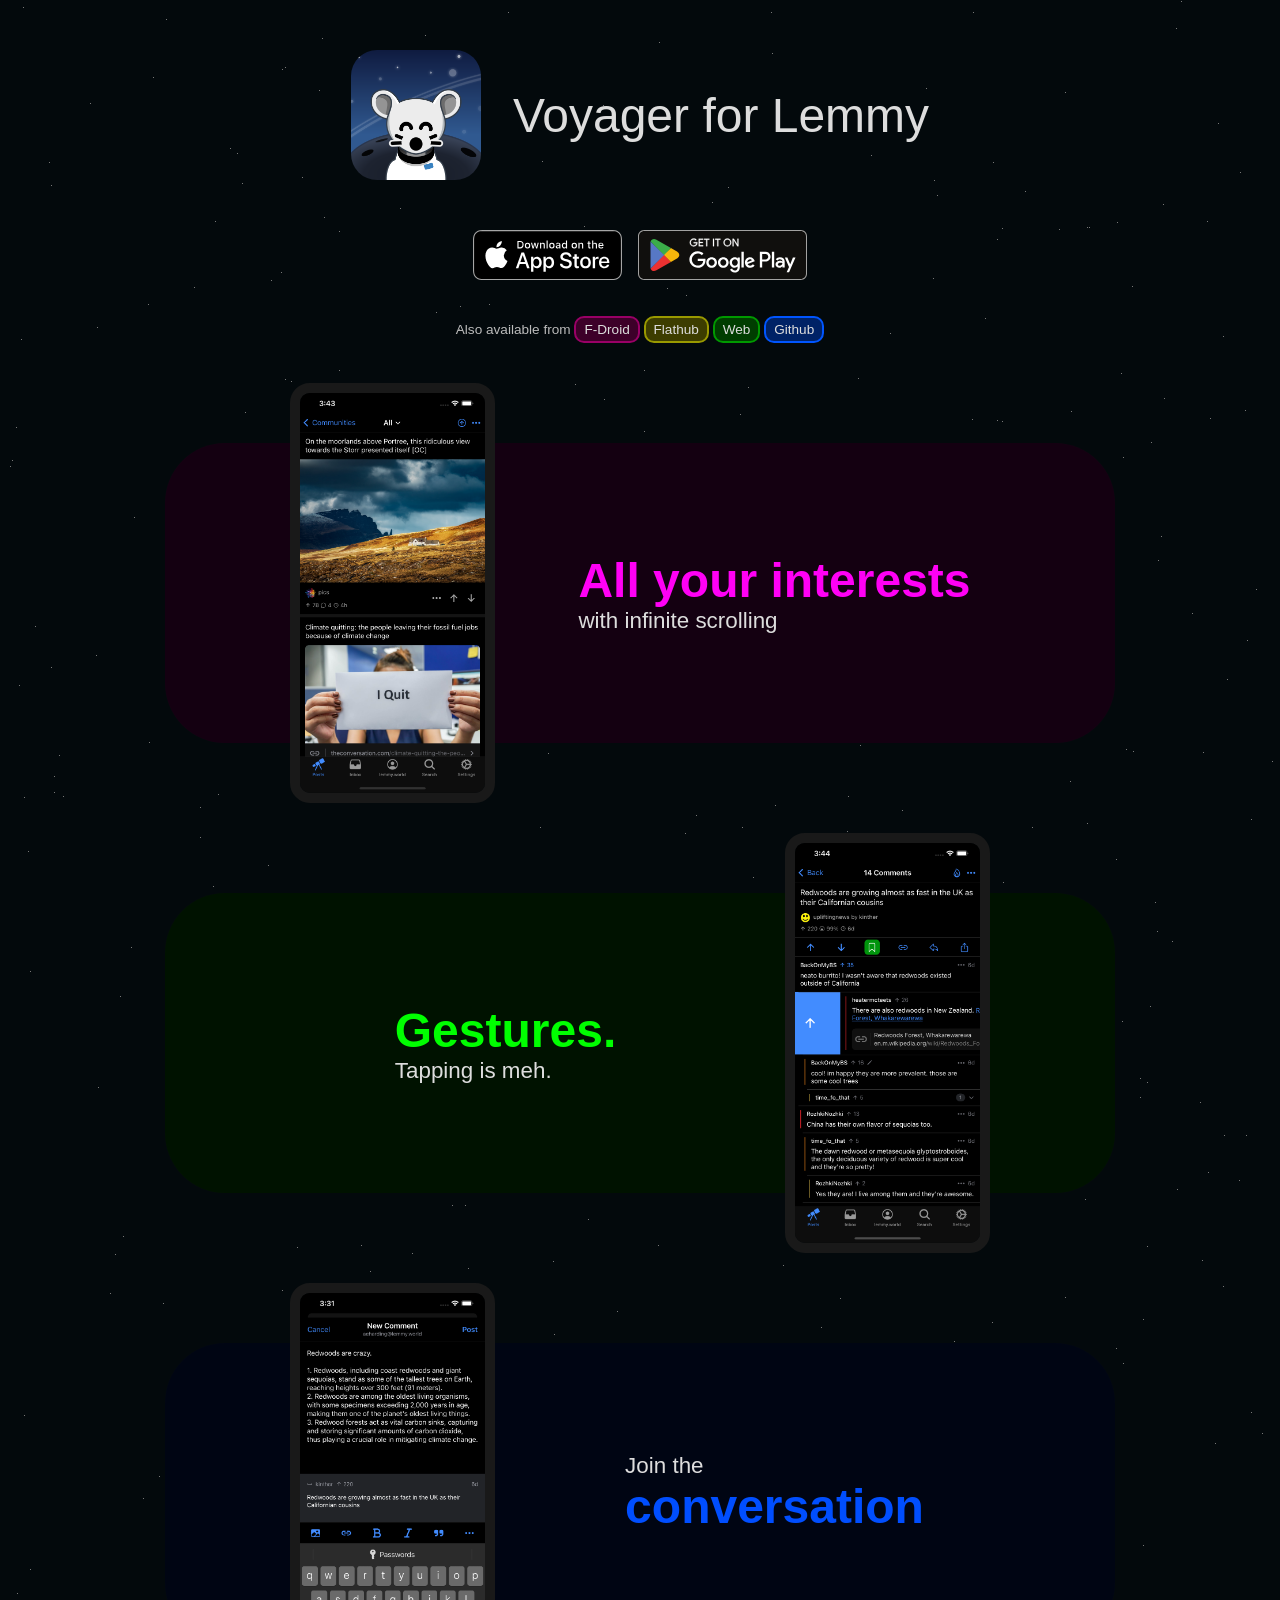
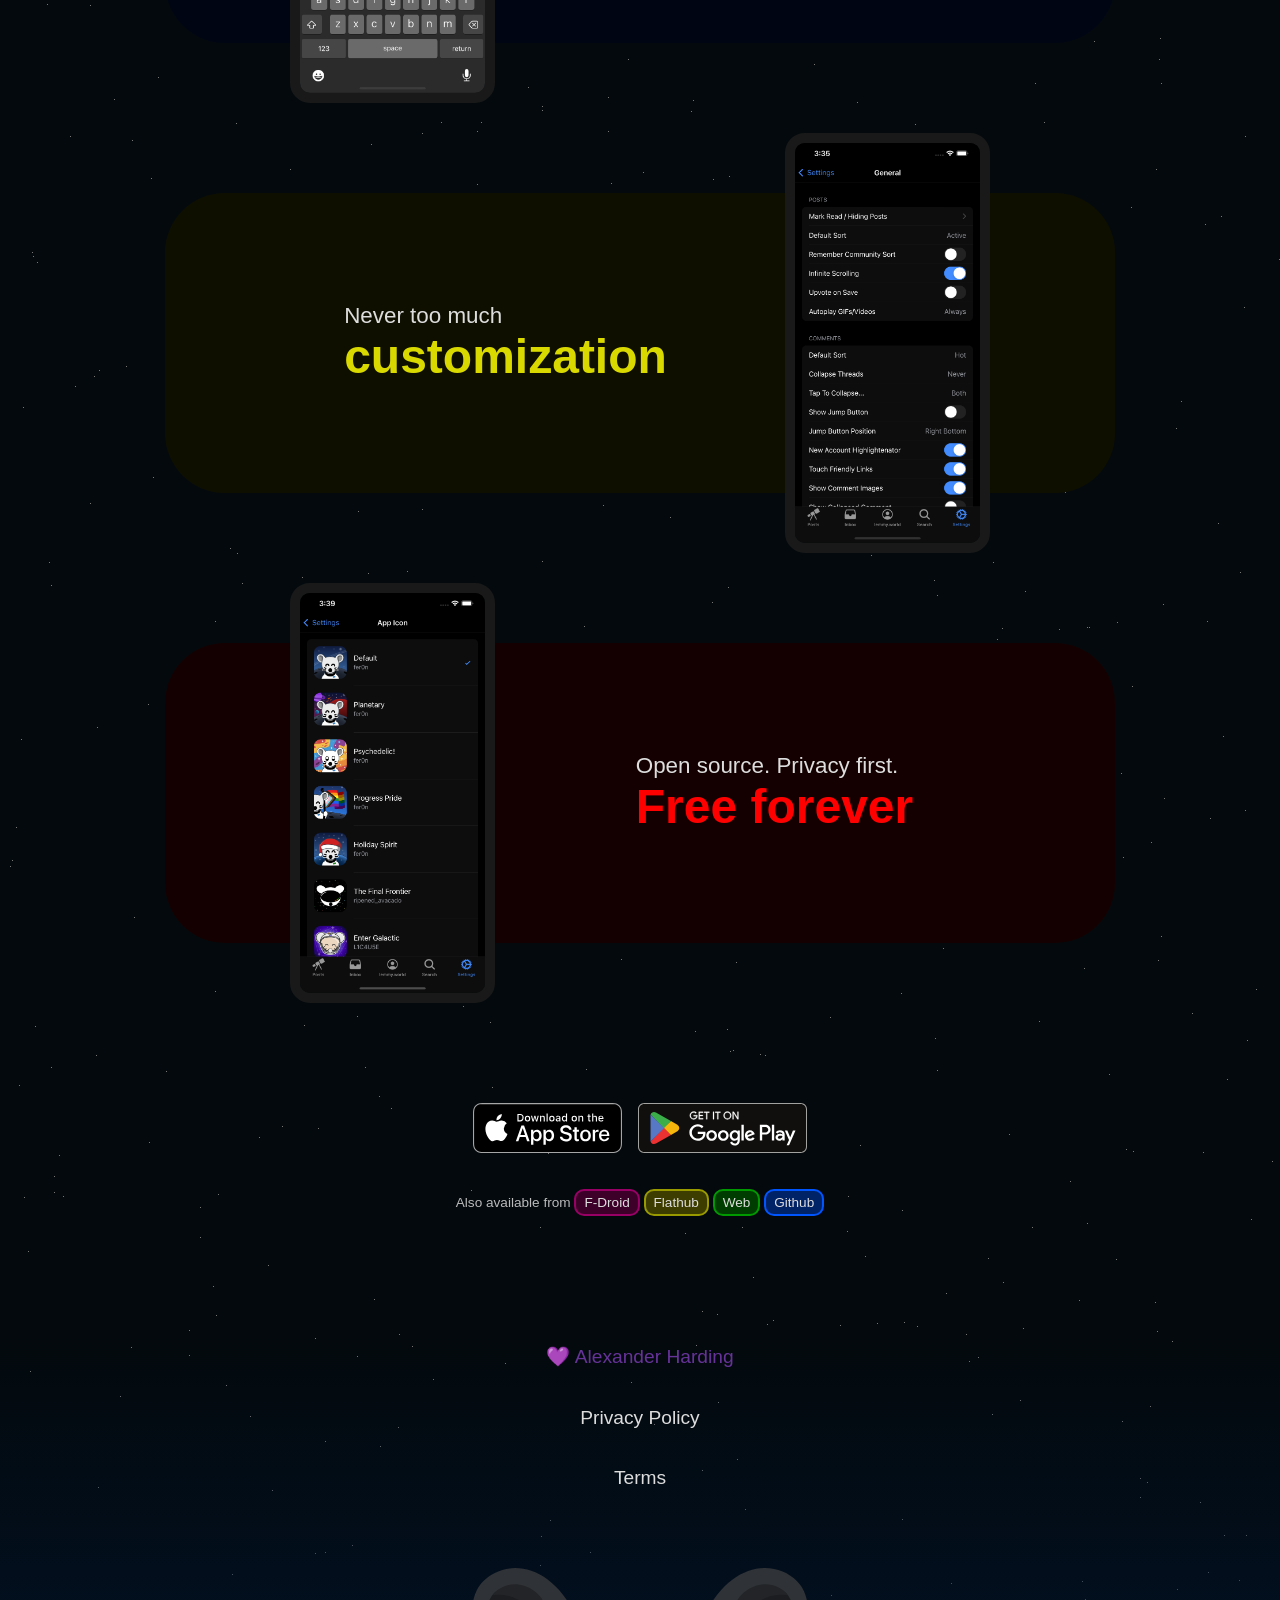
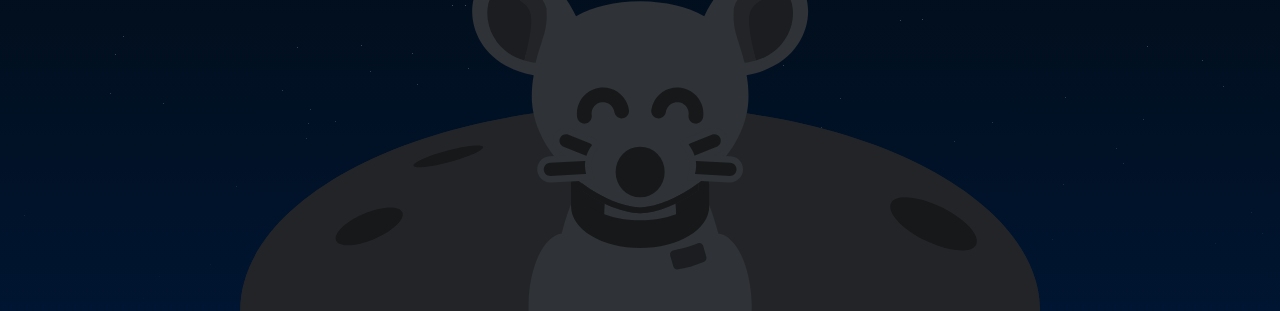
<file: src/index.html>
<!DOCTYPE html>
<html lang="en">
  <head>
    <meta charset="UTF-8" />
    <meta name="viewport" content="width=device-width, initial-scale=1.0" />
    <title>Voyager for Lemmy</title>
    <link rel="stylesheet" href="style.css" />
  </head>
  <body>
    <div class="star"></div>
    <header>
      <img src="assets/icon.png" class="icon" />
      <h1>
        Voyager
        <aside>for Lemmy</aside>
      </h1>
    </header>

    <div class="download">
      <div class="images">
        <a
          href="https://apps.apple.com/us/app/voyager-for-lemmy/id6451429762?platform=iphone"
          target="_blank"
          rel="noopener noreferrer"
          ><img src="assets/ios.svg" /></a
        ><a
          href="https://play.google.com/store/apps/details?id=app.vger.voyager"
          target="_blank"
          rel="noopener noreferrer"
          ><img src="assets/play.svg"
        /></a>
      </div>
      <aside>
        Also available from
        <a
          href="https://f-droid.org/en/packages/app.vger.voyager/"
          style="--color: #990066"
          target="_blank"
          rel="noopener noreferrer"
          >F-Droid</a
        >
        <a
          href="https://flathub.org/apps/app.vger.voyager"
          style="--color: #999900"
          target="_blank"
          rel="noopener noreferrer"
          >Flathub</a
        >
        <a
          href="https://vger.app"
          style="--color: #009900"
          target="_blank"
          rel="noopener noreferrer"
          >Web</a
        >
        <a
          href="https://github.com/aeharding/voyager"
          style="--color: #0055ff"
          target="_blank"
          rel="noopener noreferrer"
          >Github</a
        >
      </aside>
    </div>

    <section style="--color: color(display-p3 1 0 0.93)">
      <div class="contents">
        <div class="screen-container">
          <img src="assets/1.png" class="screen" />
        </div>
        <div class="spacer"></div>
        <h2>
          <strong
            >All your<br class="smaller-wbr" />
            interests</strong
          >
          <span>with infinite scrolling</span>
        </h2>
      </div>
    </section>

    <section style="--color: color(display-p3 0 1 0)">
      <div class="contents">
        <div class="screen-container">
          <img src="assets/2.png" class="screen" />
        </div>
        <div class="spacer"></div>
        <h2>
          <strong>Gestures.</strong>
          <span>Tapping is meh.</span>
        </h2>
      </div>
    </section>

    <section style="--color: color(display-p3 0 0.3 1)">
      <div class="contents">
        <div class="screen-container">
          <img src="assets/3.png" class="screen" />
        </div>
        <div class="spacer"></div>
        <h2>
          <span>Join the</span>
          <strong>conversation</strong>
        </h2>
      </div>
    </section>

    <section style="--color: color(display-p3 0.85 0.85 0)">
      <div class="contents">
        <div class="screen-container">
          <img src="assets/4.png" class="screen" />
        </div>
        <div class="spacer"></div>
        <h2>
          <span>Never too much</span>
          <strong>customization</strong>
        </h2>
      </div>
    </section>

    <section style="--color: color(display-p3 1 0 0)">
      <div class="contents">
        <div class="screen-container">
          <img src="assets/5.png" class="screen" />
        </div>
        <div class="spacer"></div>
        <h2>
          <span
            ><a
              href="https://github.com/aeharding/voyager"
              target="_blank"
              rel="noopener noreferrer"
              >Open source.</a
            >
            <a
              href="https://getvoyager.app/privacy.html"
              target="_blank"
              rel="noopener noreferrer"
              >Privacy first.</a
            ></span
          >
          <strong>Free forever</strong>
        </h2>
      </div>
    </section>

    <div class="download more-spacing">
      <div class="images">
        <a
          href="https://apps.apple.com/us/app/voyager-for-lemmy/id6451429762?platform=iphone"
          target="_blank"
          rel="noopener noreferrer"
          ><img src="assets/ios.svg" /></a
        ><a
          href="https://play.google.com/store/apps/details?id=app.vger.voyager"
          target="_blank"
          rel="noopener noreferrer"
          ><img src="assets/play.svg"
        /></a>
      </div>
      <aside>
        Also available from
        <a
          href="https://f-droid.org/en/packages/app.vger.voyager/"
          style="--color: #990066"
          target="_blank"
          rel="noopener noreferrer"
          >F-Droid</a
        >
        <a
          href="https://flathub.org/apps/app.vger.voyager"
          style="--color: #999900"
          target="_blank"
          rel="noopener noreferrer"
          >Flathub</a
        >
        <a
          href="https://vger.app"
          style="--color: #009900"
          target="_blank"
          rel="noopener noreferrer"
          >Web</a
        >
        <a
          href="https://github.com/aeharding/voyager"
          style="--color: #0055ff"
          target="_blank"
          rel="noopener noreferrer"
          >Github</a
        >
      </aside>
    </div>

    <footer>
      <p class="by">💜 Alexander Harding</p>
      <p>
        <a
          href="https://getvoyager.app/privacy.html"
          target="_blank"
          rel="noopener noreferrer"
          >Privacy Policy</a
        >
      </p>
      <p>
        <a
          href="https://getvoyager.app/terms.html"
          target="_blank"
          rel="noopener noreferrer"
          >Terms</a
        >
      </p>
      <img src="assets/footer.svg" class="footer-bg" />
    </footer>
  </body>
</html>
</file>
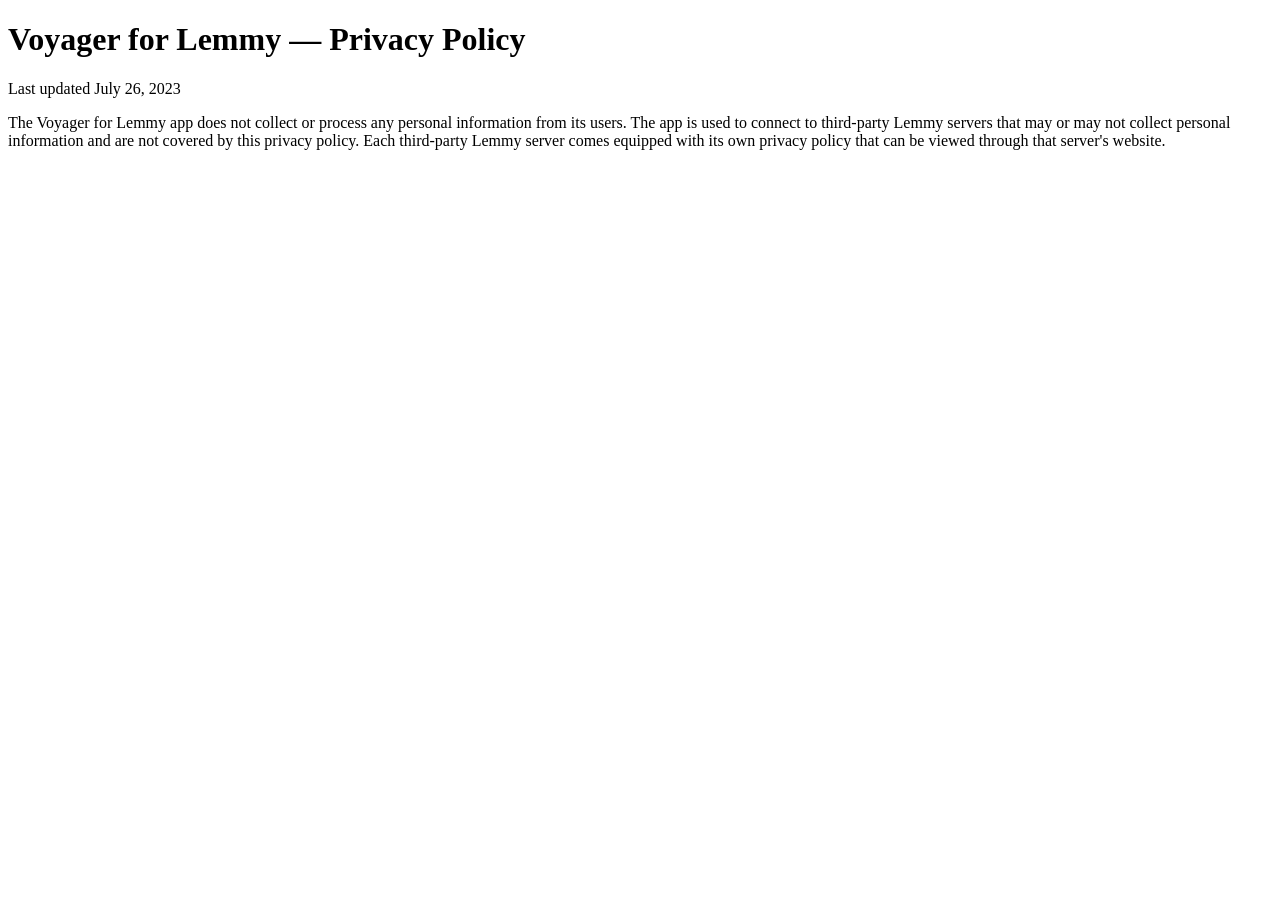
<file: src/privacy.html>
<!DOCTYPE html>
<html lang="en">
  <head>
    <meta charset="UTF-8" />
    <meta name="viewport" content="width=device-width, initial-scale=1.0" />
    <title>Voyager for Lemmy — Privacy Policy</title>
  </head>
  <body>
    <h1>Voyager for Lemmy — Privacy Policy</h1>

    <p>Last updated July 26, 2023</p>

    <p>
      The Voyager for Lemmy app does not collect or process any personal
      information from its users. The app is used to connect to third-party
      Lemmy servers that may or may not collect personal information and are not
      covered by this privacy policy. Each third-party Lemmy server comes
      equipped with its own privacy policy that can be viewed through that
      server's website.
    </p>
  </body>
</html>
</file>
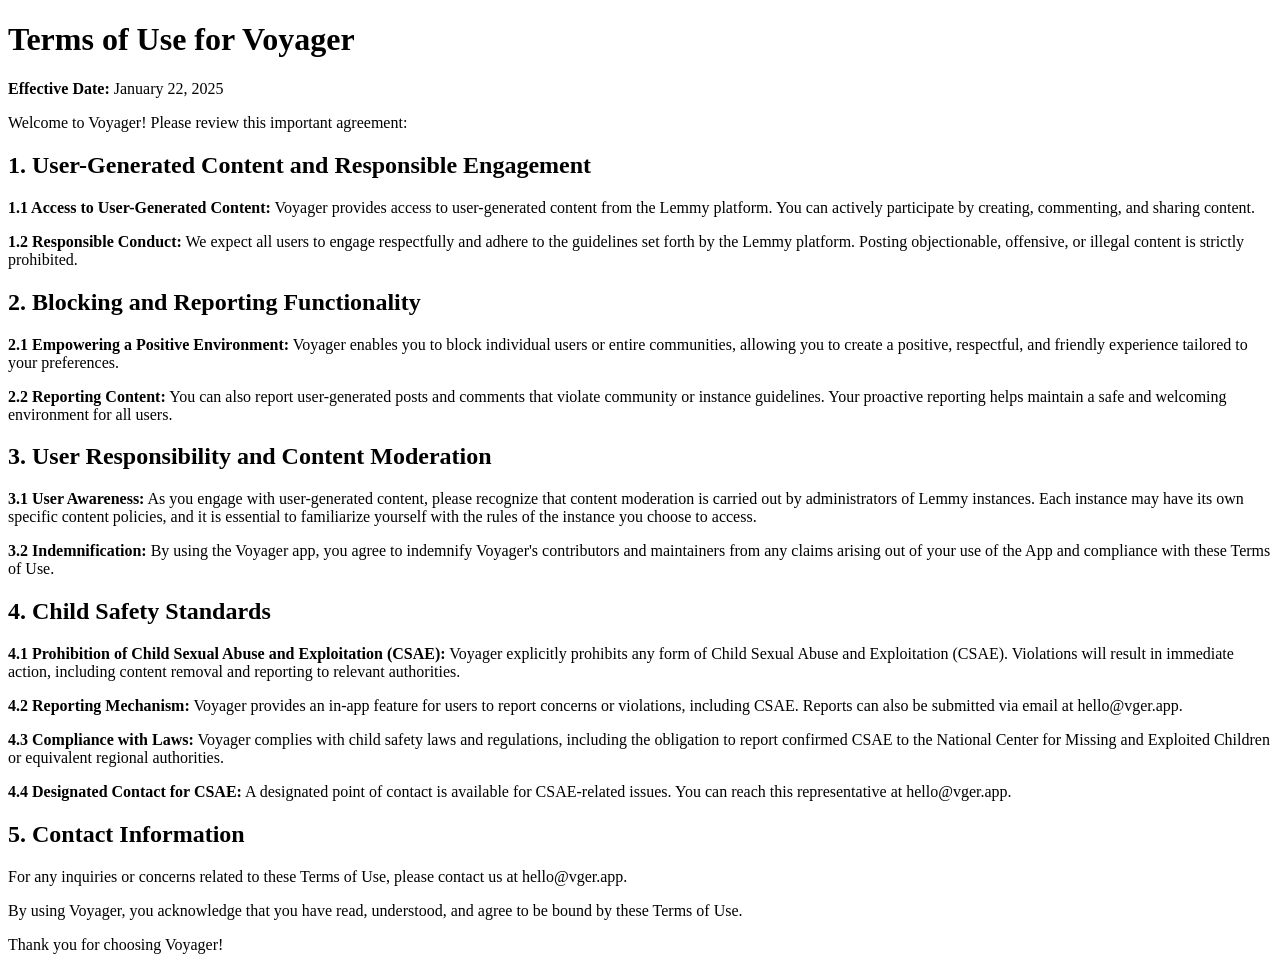
<file: src/terms.html>
<!DOCTYPE html>
<html>
  <head>
    <meta name="viewport" content="width=device-width, initial-scale=1.0" />
    <title>Terms of Use for Voyager</title>
  </head>

  <body>
    <h1>Terms of Use for Voyager</h1>
    <p><strong>Effective Date:</strong> January 22, 2025</p>

    <p>Welcome to Voyager! Please review this important agreement:</p>

    <h2>1. User-Generated Content and Responsible Engagement</h2>
    <p>
      <strong>1.1 Access to User-Generated Content:</strong> Voyager provides
      access to user-generated content from the Lemmy platform. You can actively
      participate by creating, commenting, and sharing content.
    </p>
    <p>
      <strong>1.2 Responsible Conduct:</strong> We expect all users to engage
      respectfully and adhere to the guidelines set forth by the Lemmy platform.
      Posting objectionable, offensive, or illegal content is strictly
      prohibited.
    </p>

    <h2>2. Blocking and Reporting Functionality</h2>
    <p>
      <strong>2.1 Empowering a Positive Environment:</strong> Voyager enables
      you to block individual users or entire communities, allowing you to
      create a positive, respectful, and friendly experience tailored to your
      preferences.
    </p>
    <p>
      <strong>2.2 Reporting Content:</strong> You can also report user-generated
      posts and comments that violate community or instance guidelines. Your
      proactive reporting helps maintain a safe and welcoming environment for
      all users.
    </p>

    <h2>3. User Responsibility and Content Moderation</h2>
    <p>
      <strong>3.1 User Awareness:</strong> As you engage with user-generated
      content, please recognize that content moderation is carried out by
      administrators of Lemmy instances. Each instance may have its own specific
      content policies, and it is essential to familiarize yourself with the
      rules of the instance you choose to access.
    </p>
    <p>
      <strong>3.2 Indemnification:</strong> By using the Voyager app, you agree
      to indemnify Voyager's contributors and maintainers from any claims
      arising out of your use of the App and compliance with these Terms of Use.
    </p>

    <h2>4. Child Safety Standards</h2>
    <p>
      <strong
        >4.1 Prohibition of Child Sexual Abuse and Exploitation (CSAE):</strong
      >
      Voyager explicitly prohibits any form of Child Sexual Abuse and
      Exploitation (CSAE). Violations will result in immediate action, including
      content removal and reporting to relevant authorities.
    </p>
    <p>
      <strong>4.2 Reporting Mechanism:</strong> Voyager provides an in-app
      feature for users to report concerns or violations, including CSAE.
      Reports can also be submitted via email at hello@vger.app.
    </p>
    <p>
      <strong>4.3 Compliance with Laws:</strong> Voyager complies with child
      safety laws and regulations, including the obligation to report confirmed
      CSAE to the National Center for Missing and Exploited Children or
      equivalent regional authorities.
    </p>
    <p>
      <strong>4.4 Designated Contact for CSAE:</strong> A designated point of
      contact is available for CSAE-related issues. You can reach this
      representative at hello@vger.app.
    </p>

    <h2>5. Contact Information</h2>
    <p>
      For any inquiries or concerns related to these Terms of Use, please
      contact us at hello@vger.app.
    </p>

    <p>
      By using Voyager, you acknowledge that you have read, understood, and
      agree to be bound by these Terms of Use.
    </p>

    <p>Thank you for choosing Voyager!</p>
  </body>
</html>
</file>
<file: src/style.css>
* {
  box-sizing: border-box;
}

html {
  --app-color: #ddd;

  font-family: "Inter", sans-serif;

  background: #03090c;
  color: var(--app-color);

  min-height: 100vh;
}

body {
  margin: 0;

  display: flex;
  flex-direction: column;
  align-items: center;
  gap: 50px;

  > * {
    max-width: min(950px, calc(100vw - 32px));
  }
}

header {
  padding-top: 50px;

  display: flex;
  justify-content: center;
  align-items: center;
  gap: 32px;

  h1 {
    font-weight: 300;
    font-size: 3rem;

    @media (max-width: 720px) {
      font-size: 2rem;

      aside {
        &:before {
          content: "\A";
          white-space: pre;
        }

        font-size: 0.7em;
      }
    }

    aside {
      display: inline;
    }
  }

  .icon {
    width: 130px;
    border-radius: 20%;

    @media (max-width: 720px) {
      width: 100px;
    }
  }
}

.download {
  display: flex;
  justify-content: center;
  align-items: center;
  flex-direction: column;
  gap: 32px;

  &.more-spacing {
    margin-top: 60px;
    margin-bottom: 60px;
  }

  .images {
    display: flex;
    justify-content: center;
    align-items: center;
    gap: 16px;

    img {
      height: 50px;
    }
  }

  aside {
    font-size: 0.85rem;
    color: #bbb;

    a {
      display: inline-block;
      padding: 4px 8px;

      background: color-mix(in srgb, var(--color) 40%, black);
      border: 2px solid var(--color);
      border-radius: 10px;
      color: #ddd;
      text-decoration: none;

      transition: box-shadow 0.2s ease-in-out;

      &:hover {
        box-shadow: 0 0 10px 0 var(--color);
      }
    }
  }
}

section {
  width: 100%;
  min-height: 300px;
  padding: 32px;
  margin-top: 50px;
  margin-bottom: 50px;

  display: flex;
  justify-content: center;

  border-radius: 60px;
  background: color-mix(in srgb, var(--color) 7%, black);

  &:nth-child(odd) {
    .contents {
      flex-direction: row-reverse;
    }
  }

  @media (max-width: 640px) {
    margin-top: 0;
    margin-bottom: 0;
  }

  .contents {
    --screen-width: 185px;
    --screen-border: 10px;

    display: flex;
    align-items: center;

    width: 100%;
    max-width: 700px;

    position: relative;

    .spacer {
      max-width: 64px;
      min-width: 32px;
      flex: 1;
    }

    @media (max-width: 640px) {
      flex-direction: column !important;
      gap: 32px;

      .screen-container {
        order: 1;
      }

      .screen {
        position: initial;
        top: initial;
        transform: none;
      }
    }
  }

  .screen-container {
    position: relative;
    width: calc(var(--screen-width) + var(--screen-border) * 2);
    flex-shrink: 0;
  }

  .screen {
    position: absolute;
    left: 0;
    top: 50%;
    transform: translateY(-50%);

    width: var(--screen-width);

    background: #111;
    border-radius: 20px;
    border: var(--screen-border) solid #191919;

    aspect-ratio: 1284 / 2778;
    box-sizing: content-box; /* keep aspect ratio */
  }

  h2 {
    display: flex;
    flex-direction: column;

    margin: 0 auto;

    color: var(--app-color);
    font-weight: 300;

    font-size: 1rem;

    @media (max-width: 380px) {
      font-size: 0.8rem;
    }

    strong {
      font-size: 3em;
      color: var(--color);

      .smaller-wbr {
        display: none;

        @media (max-width: 725px) {
          display: initial;
        }
      }
    }

    span {
      font-size: 1.4em;

      display: block;
      font-weight: 300;
    }

    a {
      color: inherit;
      text-decoration: none;

      &:hover {
        text-decoration: underline;
      }
    }
  }
}

footer {
  width: 100%;
  max-width: 100%;
  display: flex;
  align-items: center;

  display: flex;
  flex-direction: column;

  background: linear-gradient(to bottom, transparent, #001531);

  font-size: 1.2em;

  .by {
    color: rebeccapurple;
  }

  a {
    color: inherit;
    text-decoration: none;

    &:hover {
      text-decoration: underline;
    }
  }

  .footer-bg {
    margin-top: 60px;

    max-width: 800px;
    filter: brightness(0.7);
  }

  img {
    width: 100%;
  }
}

.star {
  --shadow: 325px 1041px #777, 1429px 1372px #777, 12px 460px #777,
    733px 650px #777, 1620px 1302px #777, 1021px 1523px #777, 1052px 1439px #777,
    865px 856px #777, 1163px 204px #777, 1256px 589px #777, 1721px 210px #777,
    75px 1986px #777, 322px 38px #777, 1468px 1482px #777, 1546px 1145px #777,
    616px 1493px #777, 1932px 1088px #777, 1294px 1947px #777, 988px 858px #777,
    1780px 58px #777, 422px 109px #777, 204px 1965px #777, 1375px 1988px #777,
    324px 217px #777, 1035px 1683px #777, 1288px 1855px #777, 230px 148px #777,
    194px 287px #777, 1645px 802px #777, 997px 239px #777, 1161px 1683px #777,
    1177px 1189px #777, 357px 616px #777, 216px 915px #777, 1949px 1141px #777,
    1164px 398px #777, 485px 1674px #777, 1800px 317px #777, 1023px 478px #777,
    17px 1593px #777, 1147px 1246px #777, 760px 731px #777, 1479px 1448px #777,
    775px 805px #777, 232px 1174px #777, 1192px 613px #777, 540px 1165px #777,
    54px 776px #777, 1298px 606px #777, 1431px 1851px #777, 1224px 1135px #777,
    857px 1806px #777, 366px 1386px #777, 492px 687px #777, 166px 19px #777,
    702px 911px #777, 1512px 1331px #777, 1570px 1612px #777, 143px 1498px #777,
    1547px 594px #777, 1653px 1486px #777, 1858px 1918px #777, 752px 1822px #777,
    1639px 474px #777, 1009px 734px #777, 1579px 1918px #777, 1940px 401px #777,
    1150px 1006px #777, 96px 655px #777, 743px 537px #777, 1755px 1630px #777,
    33px 1856px #777, 259px 737px #777, 1655px 741px #777, 482px 1486px #777,
    527px 1625px #777, 1697px 1663px #777, 1161px 536px #777, 554px 1530px #777,
    1073px 506px #777, 1140px 1078px #777, 542px 1710px #777, 1109px 674px #777,
    1819px 35px #777, 1610px 784px #777, 480px 1533px #777, 1801px 1694px #777,
    1675px 1624px #777, 631px 982px #777, 1317px 1897px #777, 225px 1878px #777,
    1420px 296px #777, 773px 920px #777, 1172px 941px #777, 695px 1345px #777,
    218px 794px #777, 557px 1609px #777, 1776px 1505px #777, 490px 622px #777,
    212px 1611px #777, 1094px 1641px #777, 1901px 1058px #777, 230px 1502px #777,
    1223px 336px #777, 1826px 1290px #777, 282px 69px #777, 1246px 1135px #777,
    425px 35px #777, 1283px 1172px #777, 1623px 887px #777, 49px 162px #777,
    917px 926px #777, 1361px 824px #777, 1941px 121px #777, 491px 747px #777,
    1386px 1539px #777, 736px 562px #777, 1239px 1180px #777, 1714px 942px #777,
    1733px 1304px #777, 380px 1046px #777, 649px 257px #777, 1079px 900px #777,
    1569px 1014px #777, 937px 195px #777, 738px 1868px #777, 441px 1722px #777,
    1693px 667px #777, 877px 1868px #777, 904px 922px #777, 1002px 421px #777,
    1425px 1500px #777, 1418px 1127px #777, 51px 667px #777, 783px 1421px #777,
    525px 1833px #777, 302px 177px #777, 200px 807px #777, 1982px 626px #777,
    1025px 191px #777, 1071px 411px #777, 1658px 1552px #777, 1739px 332px #777,
    1491px 952px #777, 1157px 931px #777, 1333px 1088px #777, 213px 886px #777,
    336px 433px #777, 662px 1368px #777, 90px 103px #777, 1473px 823px #777,
    1297px 1319px #777, 1793px 400px #777, 628px 1659px #777, 1221px 1816px #777,
    1836px 1102px #777, 1631px 615px #777, 1322px 901px #777, 268px 1572px #777,
    1660px 1743px #777, 685px 833px #777, 926px 88px #777, 1074px 1636px #777,
    680px 316px #777, 973px 12px #777, 282px 1290px #777, 1763px 645px #777,
    1227px 679px #777, 644px 431px #777, 412px 1253px #777, 1526px 1186px #777,
    858px 378px #777, 280px 1473px #777, 1116px 859px #777, 575px 1892px #777,
    1208px 1172px #777, 1552px 579px #777, 1087px 823px #777, 163px 1303px #777,
    1431px 835px #777, 99px 1970px #777, 821px 1327px #777, 992px 1014px #777,
    1123px 1363px #777, 933px 278px #777, 126px 1966px #777, 604px 399px #777,
    407px 1354px #777, 215px 221px #777, 1960px 1285px #777, 1808px 1078px #777,
    1804px 662px #777, 1843px 1809px #777, 667px 288px #777, 1460px 852px #777,
    1922px 17px #777, 1852px 646px #777, 1240px 172px #777, 19px 685px #777,
    465px 1205px #777, 1581px 446px #777, 718px 1002px #777, 1732px 1312px #777,
    1105px 1982px #777, 1343px 688px #777, 30px 971px #777, 391px 708px #777,
    424px 1573px #777, 433px 979px #777, 468px 1982px #777, 2000px 507px #777,
    1147px 1082px #777, 771px 12px #777, 368px 173px #777, 1441px 268px #777,
    946px 893px #777, 1754px 1575px #777, 70px 1736px #777, 1262px 1433px #777,
    166px 671px #777, 1023px 928px #777, 1878px 1351px #777, 1160px 1638px #777,
    311px 1971px #777, 1933px 522px #777, 398px 1027px #777, 338px 1960px #777,
    37px 1862px #777, 1788px 1496px #777, 1971px 1660px #777, 1818px 1416px #777,
    98px 1087px #777, 132px 1740px #777, 655px 1503px #777, 131px 947px #777,
    1695px 1824px #777, 851px 1784px #777, 848px 796px #777, 153px 77px #777,
    780px 1975px #777, 1557px 1182px #777, 1379px 1045px #777, 1949px 466px #777,
    814px 1664px #777, 94px 1976px #777, 1059px 229px #777, 978px 957px #777,
    966px 934px #777, 900px 1220px #777, 1574px 1700px #777, 922px 1219px #777,
    1709px 337px #777, 1784px 1367px #777, 727px 629px #777, 561px 501px #777,
    1456px 1181px #777, 1686px 1730px #777, 1563px 186px #777, 1782px 559px #777,
    1132px 286px #777, 1601px 86px #777, 30px 1569px #777, 1075px 1805px #777,
    1998px 1542px #777, 1445px 54px #777, 1912px 94px #777, 59px 755px #777,
    840px 1298px #777, 51px 185px #777, 950px 494px #777, 1623px 1374px #777,
    1065px 1297px #777, 1477px 1483px #777, 407px 171px #777, 423px 466px #777,
    1181px 1px #777, 189px 955px #777, 226px 985px #777, 641px 1531px #777,
    902px 1119px #777, 584px 226px #777, 727px 1984px #777, 892px 1635px #777,
    361px 1245px #777, 1903px 51px #777, 63px 796px #777, 437px 1826px #777,
    1920px 839px #777, 189px 930px #777, 1065px 92px #777, 742px 827px #777,
    120px 996px #777, 1581px 422px #777, 360px 1645px #777, 1644px 1511px #777,
    1626px 1817px #777, 1039px 621px #777, 920px 1871px #777, 1958px 994px #777,
    1318px 1371px #777, 801px 1537px #777, 621px 559px #777, 1986px 1939px #777,
    1070px 781px #777, 849px 1885px #777, 1279px 1859px #777, 1589px 1862px #777,
    28px 851px #777, 985px 318px #777, 1029px 1830px #777, 159px 1476px #777,
    1920px 1539px #777, 1290px 693px #777, 1747px 511px #777, 489px 304px #777,
    1736px 952px #777, 399px 934px #777, 542px 161px #777, 47px 1604px #777,
    374px 899px #777, 371px 1744px #777, 1084px 568px #777, 552px 1448px #777,
    245px 412px #777, 1522px 317px #777, 1451px 1981px #777, 1595px 220px #777,
    1143px 1319px #777, 280px 1903px #777, 1251px 819px #777, 993px 162px #777,
    443px 440px #777, 1429px 829px #777, 1598px 1862px #777, 1725px 826px #777,
    1976px 1058px #777, 1888px 1511px #777, 21px 339px #777, 1487px 1969px #777,
    1631px 1226px #777, 972px 419px #777, 332px 1467px #777, 1577px 845px #777,
    1586px 1705px #777, 134px 517px #777, 1635px 331px #777, 1420px 274px #777,
    1087px 227px #777, 1943px 1770px #777, 452px 1205px #777, 339px 231px #777,
    754px 1632px #777, 339px 370px #777, 1876px 1359px #777, 772px 53px #777,
    271px 280px #777, 810px 1792px #777, 753px 877px #777, 236px 1723px #777,
    235px 2000px #777, 608px 1697px #777, 1887px 363px #777, 1017px 1864px #777,
    1725px 1735px #777, 379px 696px #777, 696px 815px #777, 954px 1341px #777,
    417px 1284px #777, 1272px 761px #777, 281px 272px #777, 335px 1321px #777,
    620px 1577px #777, 860px 1512px #777, 1399px 558px #777, 1938px 1475px #777,
    110px 1293px #777, 370px 1271px #777, 1353px 1563px #777, 691px 1711px #777,
    664px 463px #777, 1358px 1011px #777, 278px 1476px #777, 1131px 1807px #777,
    586px 669px #777, 729px 1776px #777, 291px 381px #777, 215px 591px #777,
    937px 670px #777, 702px 1070px #777, 23px 7px #777, 1727px 770px #777,
    1117px 222px #777, 471px 790px #777, 740px 414px #777, 542px 1706px #777,
    1002px 228px #777, 1077px 490px #777, 877px 923px #777, 1729px 324px #777,
    1900px 437px #777, 1770px 1493px #777, 1223px 1286px #777, 357px 956px #777,
    1797px 1379px #777, 1705px 1608px #777, 319px 90px #777, 1200px 1102px #777,
    325px 1152px #777, 16px 427px #777, 1839px 1395px #777, 1573px 1776px #777,
    1003px 882px #777, 297px 1247px #777, 830px 617px #777, 1394px 1668px #777,
    1674px 326px #777, 1370px 334px #777, 1528px 1390px #777, 1215px 1443px #777,
    1123px 457px #777, 590px 1152px #777, 559px 1928px #777, 1319px 1735px #777,
    1408px 1980px #777, 380px 436px #777, 285px 379px #777, 383px 1920px #777,
    1437px 194px #777, 1657px 400px #777, 1973px 1371px #777, 554px 1334px #777,
    1640px 525px #777, 611px 1783px #777, 1676px 355px #777, 315px 938px #777,
    1496px 817px #777, 10px 466px #777, 1020px 1000px #777, 596px 1511px #777,
    969px 961px #777, 654px 1024px #777, 1939px 1996px #777, 468px 1268px #777,
    1672px 1309px #777, 1317px 577px #777, 890px 333px #777, 460px 306px #777,
    1202px 1260px #777, 1442px 938px #777, 935px 638px #777, 570px 249px #777,
    847px 831px #777, 1284px 19px #777, 1151px 442px #777, 760px 654px #777,
    1207px 221px #777, 1832px 60px #777, 158px 1677px #777, 188px 1855px #777,
    1702px 1816px #777, 1462px 616px #777, 508px 12px #777, 1777px 349px #777,
    1116px 1348px #777, 237px 153px #777, 1900px 907px #777, 647px 1367px #777,
    448px 1989px #777, 1996px 131px #777, 1245px 410px #777, 1732px 267px #777,
    90px 1605px #777, 1578px 1517px #777, 1133px 751px #777, 584px 1438px #777,
    902px 810px #777, 290px 1769px #777, 1299px 682px #777, 1928px 804px #777,
    1823px 1892px #777, 1690px 1090px #777, 643px 1772px #777,
    1737px 1675px #777, 1704px 356px #777, 1572px 1802px #777, 54px 792px #777,
    198px 1904px #777, 831px 1195px #777, 644px 370px #777, 1155px 902px #777,
    400px 208px #777, 1037px 1811px #777, 1140px 1097px #777, 951px 1183px #777,
    149px 742px #777, 695px 631px #777, 318px 728px #777, 1943px 324px #777,
    1675px 397px #777, 1501px 1817px #777, 1300px 149px #777, 1982px 1466px #777,
    1794px 1300px #777, 1402px 650px #777, 553px 1261px #777, 24px 797px #777,
    659px 42px #777, 693px 1700px #777, 365px 667px #777, 1600px 1209px #777,
    1210px 418px #777, 1082px 1181px #777, 35px 626px #777, 708px 1918px #777,
    436px 575px #777, 974px 1770px #777, 1158px 560px #777, 285px 67px #777,
    608px 453px #777, 1463px 1542px #777, 730px 651px #777, 1912px 1031px #777,
    502px 1886px #777, 1378px 1617px #777, 506px 1642px #777, 935px 1625px #777,
    315px 1153px #777, 1371px 1749px #777, 1510px 1863px #777, 992px 1322px #777,
    1590px 973px #777, 767px 924px #777, 1346px 1765px #777, 541px 1136px #777,
    358px 111px #777, 1876px 1210px #777, 540px 827px #777, 1670px 1495px #777,
    1763px 1906px #777, 1304px 1144px #777, 352px 1145px #777, 1282px 963px #777,
    242px 183px #777, 1251px 1412px #777, 114px 1699px #777, 997px 420px #777,
    1384px 1348px #777, 268px 865px #777, 550px 1120px #777, 236px 1386px #777,
    748px 387px #777, 459px 329px #777, 783px 1265px #777, 1454px 1112px #777,
    1757px 912px #777, 1203px 752px #777, 1348px 1341px #777, 1389px 1417px #777,
    901px 593px #777, 871px 155px #777, 1523px 1813px #777, 1762px 166px #777,
    422px 1733px #777, 1924px 679px #777, 748px 265px #777, 1586px 1946px #777,
    934px 180px #777, 97px 327px #777, 1156px 1769px #777, 1045px 1858px #777,
    505px 963px #777, 548px 753px #777, 1244px 1907px #777, 1089px 227px #777,
    1682px 851px #777, 481px 1722px #777, 310px 1309px #777, 691px 1361px #777,
    436px 312px #777, 1218px 123px #777, 1796px 959px #777, 151px 1778px #777,
    1079px 1974px #777, 148px 304px #777, 24px 1415px #777, 200px 837px #777,
    1510px 302px #777, 860px 745px #777, 1631px 861px #777, 744px 1604px #777,
    712px 202px #777, 272px 1090px #777, 648px 1492px #777, 1883px 911px #777,
    1819px 120px #777, 575px 384px #777, 1322px 355px #777, 728px 187px #777,
    1546px 1359px #777, 1974px 1453px #777, 1085px 1199px #777,
    1032px 827px #777, 123px 1236px #777, 737px 1059px #777, 477px 1784px #777,
    1755px 1275px #777, 115px 1254px #777, 32px 1852px #777, 1797px 84px #777,
    1347px 1744px #777, 308px 1323px #777, 1794px 1908px #777,
    1205px 1824px #777, 529px 512px #777, 1727px 1504px #777, 1690px 307px #777,
    1330px 1300px #777, 1482px 409px #777, 1569px 32px #777, 306px 1338px #777,
    840px 925px #777, 282px 726px #777, 615px 1963px #777, 1373px 1667px #777,
    1955px 93px #777, 745px 1109px #777, 304px 625px #777, 1121px 373px #777,
    1626px 332px #777, 1854px 802px #777, 1301px 1518px #777, 1143px 1545px #777,
    1778px 1444px #777, 825px 1377px #777, 671px 1933px #777, 477px 1731px #777,
    524px 274px #777, 839px 1513px #777, 1126px 749px #777, 1416px 1547px #777,
    688px 1797px #777, 670px 117px #777, 1245px 1736px #777, 1486px 745px #777,
    588px 1219px #777, 1651px 462px #777, 2000px 1881px #777, 1837px 1214px #777,
    455px 1566px #777, 1392px 1564px #777, 765px 655px #777, 717px 914px #777,
    696px 945px #777, 617px 1311px #777, 528px 1687px #777, 1354px 1425px #777,
    1044px 1722px #777, 438px 1447px #777, 713px 1779px #777, 943px 548px #777,
    1781px 257px #777, 250px 1016px #777, 1817px 1142px #777, 734px 1544px #777,
    1786px 1410px #777, 1735px 625px #777, 686px 295px #777, 1685px 339px #777,
    1385px 1209px #777, 1849px 1825px #777, 1176px 28px #777, 1610px 1967px #777,
    592px 526px #777, 1631px 1679px #777, 1520px 1423px #777, 412px 946px #777,
    742px 1376px #777, 857px 1702px #777, 628px 1571px #777, 1859px 850px #777,
    558px 261px #777, 1159px 1659px #777, 658px 1245px #777, 1122px 1021px #777,
    210px 1464px #777, 471px 1501px #777, 915px 1724px #777, 590px 542px #777,
    730px 341px #777, 922px 114px #777, 1784px 1871px #777, 1323px 904px #777,
    1952px 910px #777, 608px 1731px #777, 1785px 848px #777, 603px 105px #777,
    463px 606px #777, 335px 439px #777, 1247px 640px #777, 1063px 1384px #777;

  animation-timeline: scroll(root);
  animation-name: starParallax;
  animation-duration: auto;
  animation-timing-function: linear;

  z-index: -1;

  position: absolute;
  top: 0;
  left: 0;

  width: 1px;
  height: 1px;

  box-shadow: var(--shadow);

  /* Moar height */
  &:after {
    display: block;
    content: "";
    width: 1px;
    height: 1px;

    transform: translateY(2000px);
    box-shadow: var(--shadow);
  }
}

@keyframes starParallax {
  0% {
    transform: translateY(0);
  }
  100% {
    transform: translateY(1000px);
  }
}
</file>
